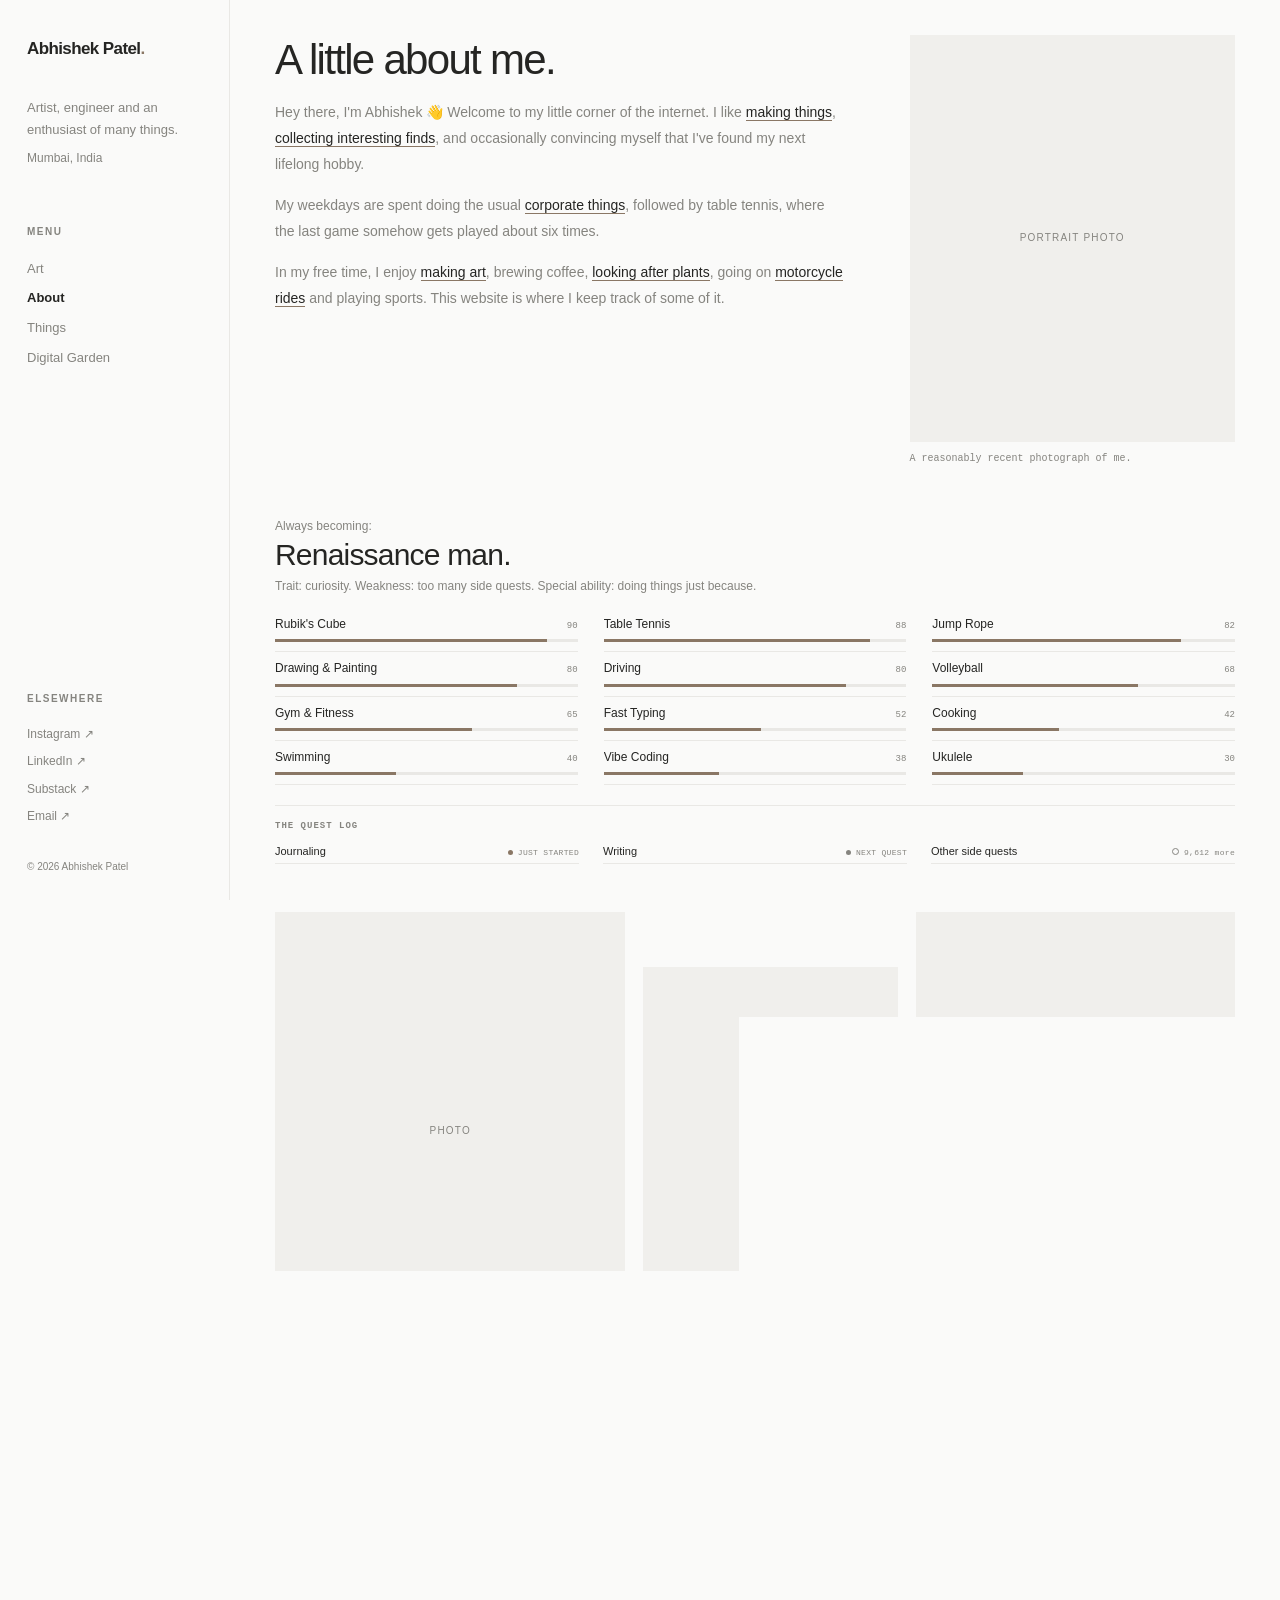
<file: about.html>
<!DOCTYPE html>
<html lang="en">
<head>
  <meta charset="UTF-8">
  <meta name="viewport" content="width=device-width, initial-scale=1.0">
  <meta name="description" content="A little about Abhishek Patel, an artist, engineer and enthusiast of many things.">
  <title>About | Abhishek Patel</title>
  <script>
    (() => {
      const theme = localStorage.getItem("site-theme");
      const hour = new Date().getHours();
      document.documentElement.dataset.theme =
        theme === "light" || theme === "dark"
          ? theme
          : hour >= 6 && hour < 18 ? "light" : "dark";
    })();
  </script>
  <link rel="stylesheet" href="./style.css">
</head>

<body>
  <button class="mobile-menu-button" id="menuButton" aria-label="Open navigation">
    <span></span><span></span><span></span>
  </button>

  <aside class="sidebar" id="sidebar">
    <div class="sidebar-top">
      <a href="index.html" class="site-name">Abhishek Patel<span>.</span></a>
      <button class="theme-toggle" type="button" data-theme-toggle aria-label="Switch to dark mode" aria-pressed="false">
        <svg class="theme-icon theme-sun" viewBox="0 0 24 24" aria-hidden="true">
          <circle cx="12" cy="12" r="4"></circle>
          <path d="M12 2v2m0 16v2M4.93 4.93l1.42 1.42m11.3 11.3 1.42 1.42M2 12h2m16 0h2M4.93 19.07l1.42-1.42m11.3-11.3 1.42-1.42"></path>
        </svg>
        <svg class="theme-icon theme-moon" viewBox="0 0 24 24" aria-hidden="true">
          <path d="M20.2 15.4A8.5 8.5 0 0 1 8.6 3.8 8.5 8.5 0 1 0 20.2 15.4Z"></path>
        </svg>
      </button>
      <button class="mobile-close" id="closeButton" aria-label="Close navigation">×</button>
    </div>

    <div class="sidebar-intro">
      <p>Artist, engineer and an enthusiast of many things.</p>
      <span class="location">Mumbai, India</span>
    </div>

    <nav class="navigation">
      <span class="nav-label">MENU</span>
      <a href="index.html" class="nav-link">Art</a>
      <a href="about.html" class="nav-link active">About</a>
      <a href="things.html" class="nav-link">Things</a>
      <a href="digital-garden.html" class="nav-link">Digital Garden</a>
    </nav>

    <div class="sidebar-bottom">
      <span class="nav-label">ELSEWHERE</span>
      <a href="https://www.instagram.com/abshk98/" target="_blank" rel="noopener noreferrer">Instagram ↗</a>
      <a href="https://www.linkedin.com/in/abshk98/" target="_blank" rel="noopener noreferrer">LinkedIn ↗</a>
      <a href="https://abshk.substack.com/" target="_blank" rel="noopener noreferrer">Substack ↗</a>
      <a href="mailto:abhishekpate9803@gmail.com">Email ↗</a>
      <p class="copyright">© 2026 Abhishek Patel</p>
    </div>
  </aside>

  <div class="sidebar-overlay" id="sidebarOverlay"></div>

  <main class="main-content">
    <div class="page-content about-page">
      <section class="about-intro">
        <div>
          <h1>A little about me.</h1>
          <p>
            Hey there, I'm Abhishek 👋 Welcome to my little corner of the internet.
            I like <a href="index.html">making things</a>,
            <a href="digital-garden.html">collecting interesting finds</a>,
            and occasionally convincing myself that I've found my next lifelong hobby.
          </p>
          <p>
            My weekdays are spent doing the usual
            <a href="#work">corporate things</a>, followed by table tennis, where the last game somehow gets played about six times.
          </p>
          <p>
            In my free time, I enjoy <a href="index.html">making art</a>,
            brewing coffee, <a href="things.html?filter=Plants">looking after plants</a>,
            going on <a href="things.html?filter=Automotive">motorcycle rides</a>
            and playing sports. This website is where I keep track of some of it.
          </p>
        </div>

        <div class="about-photo">
          <div class="photo-placeholder" role="img" aria-label="Portrait photo placeholder">Portrait photo</div>
          <div class="photo-caption">A reasonably recent photograph of me.</div>
        </div>
      </section>

      <section class="renaissance-section" id="renaissance">
        <p class="renaissance-lead">Always becoming:</p>
        <h2 class="renaissance-title">Renaissance man.</h2>
        <p class="renaissance-subtitle">Trait: curiosity. Weakness: too many side quests. Special ability: doing things just because.</p>

        <div class="renaissance-skills" aria-label="Skill inventory">
          <article class="renaissance-skill" tabindex="0">
            <div class="renaissance-skill-heading"><h3>Rubik's Cube</h3><span>90</span></div>
            <div class="renaissance-meter" role="meter" aria-label="Rubik's Cube" aria-valuemin="0" aria-valuemax="100" aria-valuenow="90"><span style="--skill-level: 90%"></span></div>
            <p class="renaissance-description">Got this figured out</p>
          </article>
          <article class="renaissance-skill" tabindex="0">
            <div class="renaissance-skill-heading"><h3>Table Tennis</h3><span>88</span></div>
            <div class="renaissance-meter" role="meter" aria-label="Table Tennis" aria-valuemin="0" aria-valuemax="100" aria-valuenow="88"><span style="--skill-level: 88%"></span></div>
            <p class="renaissance-description">Pretty comfortable</p>
          </article>
          <article class="renaissance-skill" tabindex="0">
            <div class="renaissance-skill-heading"><h3>Jump Rope</h3><span>82</span></div>
            <div class="renaissance-meter" role="meter" aria-label="Jump Rope" aria-valuemin="0" aria-valuemax="100" aria-valuenow="82"><span style="--skill-level: 82%"></span></div>
            <p class="renaissance-description">In my element</p>
          </article>
          <article class="renaissance-skill" tabindex="0">
            <div class="renaissance-skill-heading"><h3>Drawing &amp; Painting</h3><span>80</span></div>
            <div class="renaissance-meter" role="meter" aria-label="Drawing and Painting" aria-valuemin="0" aria-valuemax="100" aria-valuenow="80"><span style="--skill-level: 80%"></span></div>
            <p class="renaissance-description">Finding my groove</p>
          </article>
          <article class="renaissance-skill" tabindex="0">
            <div class="renaissance-skill-heading"><h3>Driving</h3><span>80</span></div>
            <div class="renaissance-meter" role="meter" aria-label="Driving" aria-valuemin="0" aria-valuemax="100" aria-valuenow="80"><span style="--skill-level: 80%"></span></div>
            <p class="renaissance-description">Quite enjoying this one</p>
          </article>
          <article class="renaissance-skill" tabindex="0">
            <div class="renaissance-skill-heading"><h3>Volleyball</h3><span>68</span></div>
            <div class="renaissance-meter" role="meter" aria-label="Volleyball" aria-valuemin="0" aria-valuemax="100" aria-valuenow="68"><span style="--skill-level: 68%"></span></div>
            <p class="renaissance-description">Still got it</p>
          </article>
          <article class="renaissance-skill" tabindex="0">
            <div class="renaissance-skill-heading"><h3>Gym &amp; Fitness</h3><span>65</span></div>
            <div class="renaissance-meter" role="meter" aria-label="Gym and Fitness" aria-valuemin="0" aria-valuemax="100" aria-valuenow="65"><span style="--skill-level: 65%"></span></div>
            <p class="renaissance-description">A work in progress</p>
          </article>
          <article class="renaissance-skill" tabindex="0">
            <div class="renaissance-skill-heading"><h3>Fast Typing</h3><span>52</span></div>
            <div class="renaissance-meter" role="meter" aria-label="Fast Typing" aria-valuemin="0" aria-valuemax="100" aria-valuenow="52"><span style="--skill-level: 52%"></span></div>
            <p class="renaissance-description">Could be faster</p>
          </article>
          <article class="renaissance-skill" tabindex="0">
            <div class="renaissance-skill-heading"><h3>Cooking</h3><span>42</span></div>
            <div class="renaissance-meter" role="meter" aria-label="Cooking" aria-valuemin="0" aria-valuemax="100" aria-valuenow="42"><span style="--skill-level: 42%"></span></div>
            <p class="renaissance-description">Decent enough</p>
          </article>
          <article class="renaissance-skill" tabindex="0">
            <div class="renaissance-skill-heading"><h3>Swimming</h3><span>40</span></div>
            <div class="renaissance-meter" role="meter" aria-label="Swimming" aria-valuemin="0" aria-valuemax="100" aria-valuenow="40"><span style="--skill-level: 40%"></span></div>
            <p class="renaissance-description">Getting there</p>
          </article>
          <article class="renaissance-skill" tabindex="0">
            <div class="renaissance-skill-heading"><h3>Vibe Coding</h3><span>38</span></div>
            <div class="renaissance-meter" role="meter" aria-label="Vibe Coding" aria-valuemin="0" aria-valuemax="100" aria-valuenow="38"><span style="--skill-level: 38%"></span></div>
            <p class="renaissance-description">Building things with AI and figuring out what's happening underneath</p>
          </article>
          <article class="renaissance-skill" tabindex="0">
            <div class="renaissance-skill-heading"><h3>Ukulele</h3><span>30</span></div>
            <div class="renaissance-meter" role="meter" aria-label="Ukulele" aria-valuemin="0" aria-valuemax="100" aria-valuenow="30"><span style="--skill-level: 30%"></span></div>
            <p class="renaissance-description">A few chords deep</p>
          </article>
        </div>

        <div class="renaissance-notes">
          <section class="quest-log">
            <h3>The Quest Log</h3>
            <ul>
              <li><span>Journaling</span><span class="quest-status is-started">JUST STARTED</span></li>
              <li><span>Writing</span><span class="quest-status is-next">NEXT QUEST</span></li>
              <li><span>Other side quests</span><span class="quest-status is-later"><span data-quest-count>1,247</span> more</span></li>
            </ul>
          </section>
        </div>
      </section>

      <section class="photo-grid">
        <figure>
          <div class="photo-placeholder" role="img" aria-label="Personal photo placeholder">Photo</div>
          <figcaption>Somewhere along the way.</figcaption>
        </figure>
        <figure>
          <div class="photo-placeholder" role="img" aria-label="Personal photo placeholder">Photo</div>
          <figcaption>Collected moments.</figcaption>
        </figure>
        <figure>
          <div class="photo-placeholder" role="img" aria-label="Personal photo placeholder">Photo</div>
          <figcaption>Outside the usual routine.</figcaption>
        </figure>
      </section>

      <section class="about-section timeline-section" id="work">
        <h2>The boring stuff</h2>
        <p class="section-subtitle">College-to-corporate story.</p>
        <div class="timeline">
          <article class="timeline-item">
            <span class="timeline-date">2023–Present</span>
            <div class="timeline-content">
              <h3>UPL</h3>
              <p>Trying to make chemistry look profitable in 10 slides or less.</p>
            </div>
          </article>
          <article class="timeline-item">
            <span class="timeline-date">2021–23</span>
            <div class="timeline-content">
              <h3>IIT Kharagpur</h3>
              <p>Best chapter yet.</p>
            </div>
          </article>
          <article class="timeline-item">
            <span class="timeline-date">2016–20</span>
            <div class="timeline-content">
              <h3>NIT Surat</h3>
              <p>Couldn't get into IIT, so here we are. Played volleyball.</p>
            </div>
          </article>
        </div>
      </section>

      <section class="elsewhere">
        <div class="kicker">Elsewhere</div>
        <h2>Find me around the internet.</h2>
        <p>I share some of my work, thoughts and occasional observations in these corners of the internet.</p>
        <div class="about-links">
          <a href="https://www.instagram.com/abshk98/" target="_blank" rel="noopener noreferrer">Instagram ↗</a>
          <a href="https://www.linkedin.com/in/abshk98/" target="_blank" rel="noopener noreferrer">LinkedIn ↗</a>
          <a href="https://abshk.substack.com/" target="_blank" rel="noopener noreferrer">Substack ↗</a>
          <a href="mailto:abhishekpate9803@gmail.com">Email ↗</a>
        </div>
      </section>
    </div>
  </main>

  <script src="./script.js"></script>
</body>
</html>
</file>
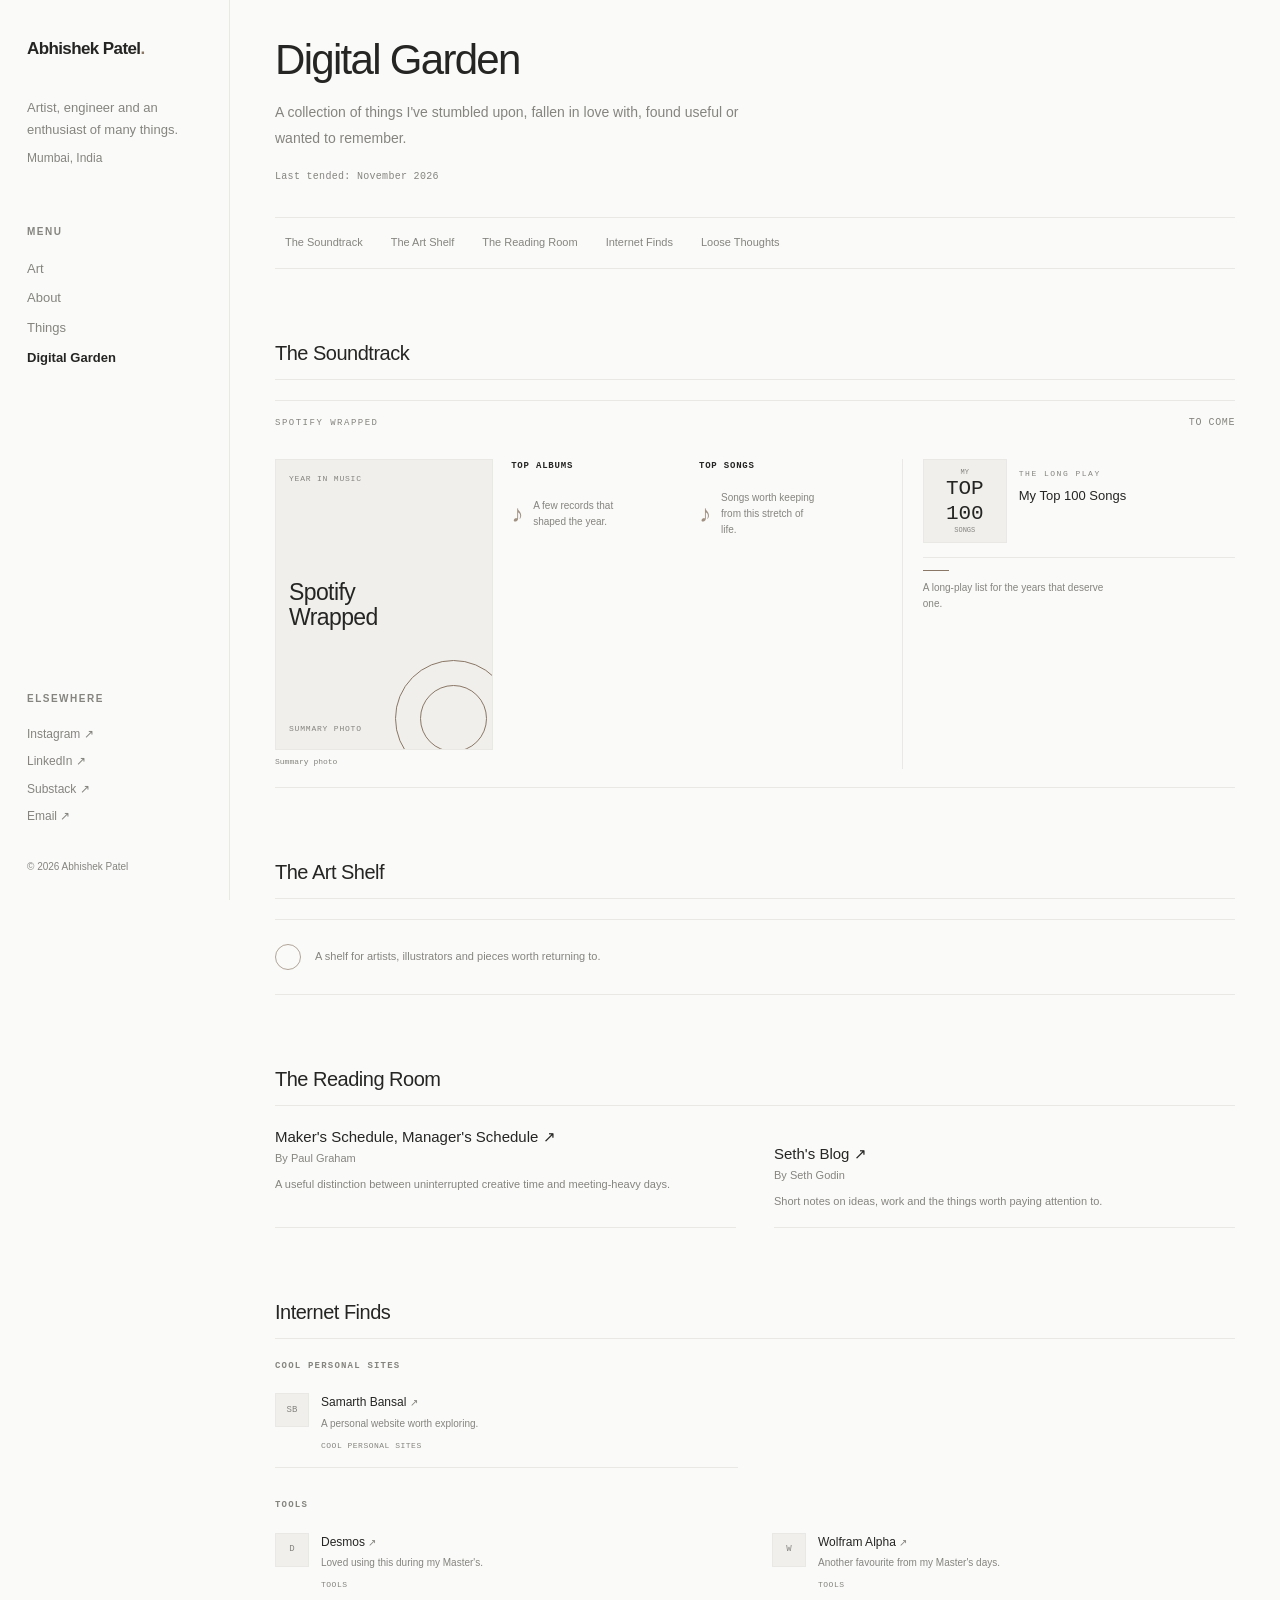
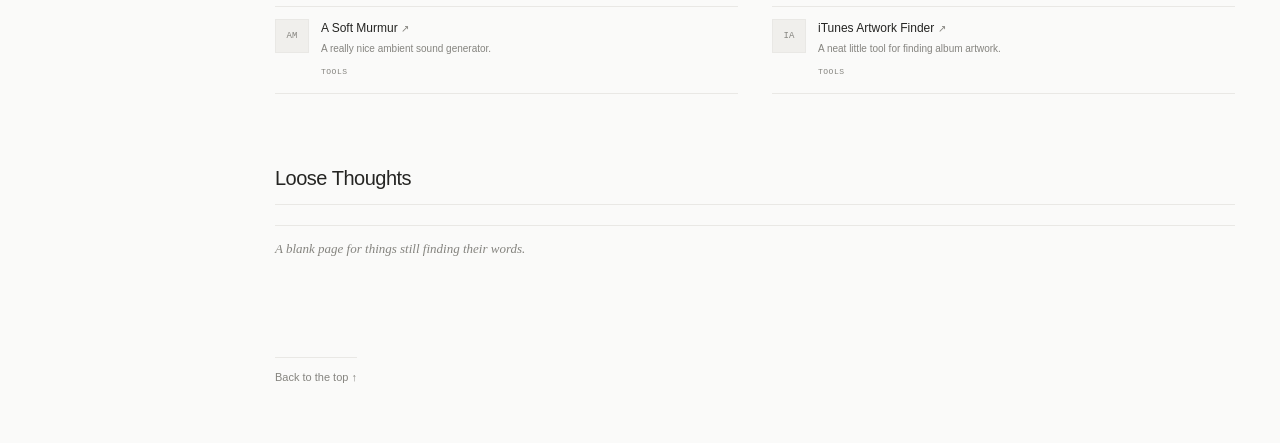
<file: digital-garden.html>
<!DOCTYPE html>
<html lang="en">
<head>
  <meta charset="UTF-8">
  <meta name="viewport" content="width=device-width, initial-scale=1.0">
  <meta name="description" content="A personal collection of music, art, reading and internet finds by Abhishek Patel.">
  <title>Digital Garden | Abhishek Patel</title>
  <script>
    (() => {
      const theme = localStorage.getItem("site-theme");
      const hour = new Date().getHours();
      document.documentElement.dataset.theme =
        theme === "light" || theme === "dark"
          ? theme
          : hour >= 6 && hour < 18 ? "light" : "dark";
    })();
  </script>
  <link rel="stylesheet" href="./style.css">
</head>

<body>
  <button class="mobile-menu-button" id="menuButton" aria-label="Open navigation">
    <span></span><span></span><span></span>
  </button>

  <aside class="sidebar" id="sidebar">
    <div class="sidebar-top">
      <a href="index.html" class="site-name">Abhishek Patel<span>.</span></a>
      <button class="theme-toggle" type="button" data-theme-toggle aria-label="Switch to dark mode" aria-pressed="false">
        <svg class="theme-icon theme-sun" viewBox="0 0 24 24" aria-hidden="true">
          <circle cx="12" cy="12" r="4"></circle>
          <path d="M12 2v2m0 16v2M4.93 4.93l1.42 1.42m11.3 11.3 1.42 1.42M2 12h2m16 0h2M4.93 19.07l1.42-1.42m11.3-11.3 1.42-1.42"></path>
        </svg>
        <svg class="theme-icon theme-moon" viewBox="0 0 24 24" aria-hidden="true">
          <path d="M20.2 15.4A8.5 8.5 0 0 1 8.6 3.8 8.5 8.5 0 1 0 20.2 15.4Z"></path>
        </svg>
      </button>
      <button class="mobile-close" id="closeButton" aria-label="Close navigation">×</button>
    </div>

    <div class="sidebar-intro">
      <p>Artist, engineer and an enthusiast of many things.</p>
      <span class="location">Mumbai, India</span>
    </div>

    <nav class="navigation">
      <span class="nav-label">MENU</span>
      <a href="index.html" class="nav-link">Art</a>
      <a href="about.html" class="nav-link">About</a>
      <a href="things.html" class="nav-link">Things</a>
      <a href="digital-garden.html" class="nav-link active" aria-current="page">Digital Garden</a>
    </nav>

    <div class="sidebar-bottom">
      <span class="nav-label">ELSEWHERE</span>
      <a href="https://www.instagram.com/abshk98/" target="_blank" rel="noopener noreferrer">Instagram ↗</a>
      <a href="https://www.linkedin.com/in/abshk98/" target="_blank" rel="noopener noreferrer">LinkedIn ↗</a>
      <a href="https://abshk.substack.com/" target="_blank" rel="noopener noreferrer">Substack ↗</a>
      <a href="mailto:abhishekpate9803@gmail.com">Email ↗</a>
      <p class="copyright">© 2026 Abhishek Patel</p>
    </div>
  </aside>

  <div class="sidebar-overlay" id="sidebarOverlay"></div>

  <main class="main-content">
    <div class="page-content garden-page" id="garden-top">
      <header class="garden-intro">
        <h1>Digital Garden</h1>
        <p>A collection of things I've stumbled upon, fallen in love with, found useful or wanted to remember.</p>
        <span class="garden-tended">Last tended: November 2026</span>
      </header>

      <nav class="garden-index" aria-label="Digital Garden collections">
        <a href="#soundtrack">The Soundtrack</a>
        <a href="#art-shelf">The Art Shelf</a>
        <a href="#reading-room">The Reading Room</a>
        <a href="#internet-finds">Internet Finds</a>
        <a href="#loose-thoughts">Loose Thoughts</a>
      </nav>

      <section class="garden-section" id="soundtrack">
        <div class="garden-section-heading">
          <h2>The Soundtrack</h2>
        </div>
        <div id="garden-soundtrack"></div>
      </section>

      <section class="garden-section" id="art-shelf">
        <div class="garden-section-heading">
          <h2>The Art Shelf</h2>
        </div>
        <div id="garden-art-shelf"></div>
      </section>

      <section class="garden-section" id="reading-room">
        <div class="garden-section-heading">
          <h2>The Reading Room</h2>
        </div>
        <div id="garden-reading-room"></div>
      </section>

      <section class="garden-section" id="internet-finds">
        <div class="garden-section-heading">
          <h2>Internet Finds</h2>
        </div>
        <div id="garden-internet-finds"></div>
      </section>

      <section class="garden-section" id="loose-thoughts">
        <div class="garden-section-heading">
          <h2>Loose Thoughts</h2>
        </div>
        <div id="garden-loose-thoughts"></div>
      </section>

      <a class="garden-back-top" href="#garden-top">Back to the top ↑</a>
    </div>
  </main>

  <div class="garden-lightbox" id="garden-lightbox" role="dialog" aria-modal="true" aria-label="Image viewer" aria-hidden="true" hidden>
    <button class="garden-lightbox-close" type="button" aria-label="Close image">×</button>
    <img alt="">
    <p class="garden-lightbox-caption"></p>
  </div>

  <script src="./script.js"></script>
  <script src="./digital-garden.js"></script>
</body>
</html>
</file>
<file: style.css>
:root {
  color-scheme: light;
  --background: #fafaf9;
  --surface: #f0efec;
  --card: #ffffff;
  --text: #252523;
  --secondary: #85847f;
  --muted: var(--secondary);
  --border: #e9e8e5;
  --line: var(--border);
  --accent: #8a7765;
  --sidebar-width: 230px;
  --content-width: 1000px;
}

:root[data-theme="dark"] {
  color-scheme: dark;
  --background: #191a18;
  --surface: #242521;
  --card: #20211e;
  --text: #efeee9;
  --secondary: #aaa9a1;
  --muted: var(--secondary);
  --border: #393a35;
  --line: var(--border);
  --accent: #b6a48a;
}

* {
  box-sizing: border-box;
  margin: 0;
  padding: 0;
}

html {
  scroll-behavior: smooth;
}

body {
  background: var(--background);
  color: var(--text);
  font-family: Inter, -apple-system, BlinkMacSystemFont, "Segoe UI", sans-serif;
  font-size: 15px;
  line-height: 1.6;
  -webkit-font-smoothing: antialiased;
  transition: background-color 0.3s ease, color 0.3s ease;
}

button,
input {
  font: inherit;
}

a {
  color: inherit;
  text-decoration: none;
}

.visually-hidden {
  position: absolute;
  width: 1px;
  height: 1px;
  padding: 0;
  overflow: hidden;
  clip: rect(0, 0, 0, 0);
  white-space: nowrap;
  border: 0;
}

/* Shared sidebar and navigation */

.sidebar {
  position: fixed;
  z-index: 20;
  inset: 0 auto 0 0;
  display: flex;
  flex-direction: column;
  width: var(--sidebar-width);
  padding: 35px 27px 25px;
  border-right: 1px solid var(--border);
  background: var(--background);
  transition: background-color 0.3s ease, border-color 0.3s ease;
}

.sidebar-top {
  display: flex;
  align-items: center;
  justify-content: space-between;
}

.site-name {
  font-size: 17px;
  font-weight: 600;
  letter-spacing: -0.6px;
}

.site-name span {
  color: var(--accent);
}

.sidebar-intro {
  margin-top: 34px;
  color: var(--secondary);
  font-size: 13px;
  line-height: 1.7;
}

.location {
  display: block;
  margin-top: 7px;
  color: var(--secondary);
  font-size: 12px;
}

.navigation,
.sidebar-bottom {
  display: flex;
  flex-direction: column;
  align-items: flex-start;
}

.navigation {
  gap: 9px;
  margin-top: 55px;
}

.nav-label {
  margin-bottom: 10px;
  color: var(--secondary);
  font-size: 10px;
  font-weight: 600;
  letter-spacing: 1.5px;
}

.nav-link {
  color: var(--secondary);
  font-size: 13px;
  transition: color 0.2s ease;
}

.nav-link:hover,
.nav-link.active {
  color: var(--text);
}

.nav-link.active {
  font-weight: 600;
}

.sidebar-bottom {
  gap: 8px;
  margin-top: auto;
}

.sidebar-bottom a {
  color: var(--secondary);
  font-size: 12px;
  transition: color 0.2s ease;
}

.sidebar-bottom a:hover {
  color: var(--text);
}

.copyright {
  margin-top: 25px;
  color: var(--secondary);
  font-size: 10px;
}

.theme-toggle {
  position: relative;
  display: grid;
  place-items: center;
  width: 28px;
  height: 28px;
  margin-right: 5px;
  padding: 0;
  border: 0;
  background: transparent;
  cursor: pointer;
  opacity: 0;
  pointer-events: none;
  transition: opacity 0.2s ease;
}

.sidebar-top:hover .theme-toggle,
.sidebar-top:focus-within .theme-toggle {
  opacity: 1;
  pointer-events: auto;
}

.theme-toggle:hover .theme-icon {
  transform: translate(-50%, -50%) scale(1.12);
}

.theme-toggle:focus-visible {
  outline: 2px solid var(--accent);
  outline-offset: 2px;
}

.theme-icon {
  position: absolute;
  top: 50%;
  left: 50%;
  width: 21px;
  height: 21px;
  fill: none;
  stroke-linecap: round;
  stroke-linejoin: round;
  stroke-width: 1.6;
  transform: translate(-50%, -50%);
  transition: opacity 0.25s ease, transform 0.25s ease;
}

.theme-moon {
  color: #a9c5ed;
  opacity: 0;
  stroke: currentColor;
  transform: translate(-50%, -50%) rotate(-80deg) scale(0.5);
}

.theme-sun {
  color: var(--text);
  stroke: currentColor;
}

:root[data-theme="dark"] .theme-sun {
  opacity: 0;
  transform: translate(-50%, -50%) rotate(80deg) scale(0.5);
}

:root[data-theme="dark"] .theme-moon {
  opacity: 1;
  transform: translate(-50%, -50%) rotate(0) scale(1);
}

.mobile-menu-button,
.mobile-close,
.sidebar-overlay {
  display: none;
}

.main-content {
  min-height: 100vh;
  margin-left: var(--sidebar-width);
  animation: page-enter 180ms ease-out both;
}

@keyframes page-enter {
  from {
    opacity: 0;
    transform: translateY(4px);
  }

  to {
    opacity: 1;
    transform: translateY(0);
  }
}

.page-content {
  width: min(var(--content-width), calc(100% - 90px));
  margin: 0 auto;
  padding: 35px 0 55px;
}

.intro {
  max-width: 600px;
  margin-bottom: 55px;
}

.intro h1 {
  font-size: clamp(32px, 4vw, 42px);
  font-weight: 500;
  letter-spacing: -1.7px;
  line-height: 1.2;
}

.intro p {
  max-width: 480px;
  margin-top: 15px;
  color: var(--secondary);
  font-size: 14px;
  line-height: 1.85;
}

.kicker {
  color: var(--secondary);
  font-family: "DM Mono", "SFMono-Regular", Consolas, monospace;
  font-size: 10px;
  letter-spacing: 1.5px;
  text-transform: uppercase;
}

/* Artwork gallery */

.gallery-heading {
  display: flex;
  align-items: center;
  justify-content: space-between;
  margin-bottom: 22px;
}

.gallery-heading h2 {
  font-size: 17px;
  font-weight: 500;
  letter-spacing: -0.3px;
}

.artwork-count {
  color: var(--secondary);
  font-size: 11px;
}

.filters {
  display: flex;
  align-items: center;
  flex-wrap: wrap;
  gap: 24px;
  margin-bottom: 28px;
  border-bottom: 1px solid var(--border);
}

.filter {
  position: relative;
  padding: 0 0 11px;
  border: 0;
  background: transparent;
  color: var(--secondary);
  font-size: 12px;
  cursor: pointer;
  transition: color 0.25s ease, text-shadow 0.25s ease;
}

.filter:hover,
.filter.active {
  color: var(--text);
}

.filter:hover {
  text-shadow: 0 0 12px rgba(138, 119, 101, 0.22);
}

.filter.active::after {
  position: absolute;
  right: 0;
  bottom: -1px;
  left: 0;
  height: 1px;
  background: var(--accent);
  content: "";
}

.artwork-grid {
  display: grid;
  grid-template-columns: repeat(4, minmax(0, 1fr));
  grid-auto-rows: 1px;
  grid-auto-flow: dense;
  column-gap: 22px;
  row-gap: 22px;
}

.artwork-card {
  display: block;
  width: 100%;
  animation: fadeIn 0.4s ease both;
}

.artwork-card.hidden {
  display: none;
}

@keyframes fadeIn {
  from {
    opacity: 0;
    transform: translateY(8px);
  }

  to {
    opacity: 1;
    transform: translateY(0);
  }
}

.artwork-open {
  position: relative;
  display: block;
  width: 100%;
  padding: 0;
  overflow: hidden;
  border: 0;
  background: var(--surface);
  cursor: zoom-in;
  text-align: left;
}

.artwork-open:focus {
  outline: none;
}

.artwork-open:focus-visible {
  outline: 1px solid var(--accent);
  outline-offset: 3px;
}

.artwork-open img {
  display: block;
  width: 100%;
  height: auto;
}

.artwork-placeholder {
  position: absolute;
  inset: 0;
  display: none;
  align-items: center;
  justify-content: center;
  background: var(--surface);
  color: var(--secondary);
  font-size: 11px;
  letter-spacing: 1.5px;
}

.artwork-placeholder span {
  padding: 9px 13px;
  border: 1px solid var(--border);
}

.artwork-open.image-missing .artwork-placeholder {
  display: flex;
  aspect-ratio: 4 / 5;
}

.artwork-overlay {
  position: absolute;
  z-index: 2;
  inset: 0;
  display: flex;
  flex-direction: column;
  align-items: flex-start;
  justify-content: flex-end;
  padding: 18px;
  background: rgba(0, 0, 0, 0.42);
  color: white;
  opacity: 0;
}

@media (hover: hover) {
  .artwork-open:hover .artwork-overlay {
    opacity: 1;
  }
}

.artwork-name {
  font-size: 13px;
  font-weight: 500;
}

.artwork-note {
  margin-top: 3px;
  color: rgba(255, 255, 255, 0.8);
  font-size: 11px;
}

.empty-message {
  padding: 50px 0;
  color: var(--secondary);
  font-size: 13px;
}

.lightbox {
  position: fixed;
  z-index: 100;
  inset: 0;
  display: flex;
  align-items: center;
  justify-content: center;
  padding: 45px;
  background: var(--background);
  opacity: 0;
  visibility: hidden;
  transition: opacity 0.25s ease, visibility 0.25s ease;
}

.lightbox.open {
  opacity: 1;
  visibility: visible;
}

.lightbox img {
  display: block;
  max-width: min(90%, 1000px);
  max-height: 80vh;
  object-fit: contain;
  touch-action: pan-y;
}

.lightbox-close {
  position: absolute;
  top: 20px;
  right: 30px;
  border: 0;
  background: transparent;
  color: var(--text);
  font-size: 34px;
  font-weight: 300;
  cursor: pointer;
}

.lightbox-caption {
  position: absolute;
  bottom: 25px;
  left: 50%;
  display: flex;
  flex-direction: column;
  align-items: center;
  gap: 4px;
  color: var(--text);
  font-size: 12px;
  transform: translateX(-50%);
}

.lightbox-note {
  color: var(--secondary);
  font-size: 11px;
}

/* About page */

.about-page {
  max-width: 1050px;
  padding-bottom: 85px;
}

.about-intro {
  display: grid;
  grid-template-columns: 1.4fr 0.8fr;
  align-items: start;
  gap: 65px;
  margin-bottom: 50px;
}

.about-intro h1 {
  font-size: clamp(32px, 4vw, 42px);
  font-weight: 500;
  letter-spacing: -1.7px;
  line-height: 1.2;
}

.about-intro p {
  margin: 15px 0 0;
  color: var(--secondary);
  font-size: 14px;
  line-height: 1.85;
}

.about-intro a,
.about-links a {
  border-bottom: 1px solid var(--border);
  transition: color 0.25s ease, border-color 0.25s ease, text-shadow 0.25s ease;
}

.about-intro a {
  border-color: var(--accent);
  color: var(--text);
}

.about-intro a:focus-visible {
  outline: 1px solid var(--accent);
  outline-offset: 3px;
}

.about-intro a:hover,
.about-links a:hover {
  border-color: var(--accent);
  color: var(--accent);
  text-shadow: 0 0 12px rgba(138, 119, 101, 0.2);
}

.about-photo .photo-placeholder {
  width: 100%;
  aspect-ratio: 4 / 5;
}

.photo-placeholder {
  display: flex;
  align-items: center;
  justify-content: center;
  background: var(--surface);
  color: var(--secondary);
  font-size: 10px;
  letter-spacing: 1.2px;
  text-transform: uppercase;
}

.photo-caption,
.photo-grid figcaption {
  margin-top: 9px;
  color: var(--secondary);
  font-family: "DM Mono", "SFMono-Regular", Consolas, monospace;
  font-size: 10px;
}

.about-section {
  margin-bottom: 75px;
}

.renaissance-section {
  margin-bottom: 48px;
}

.renaissance-lead {
  margin-bottom: 1px;
  color: var(--secondary);
  font-size: 12px;
  line-height: 1.5;
}

.renaissance-title {
  margin-bottom: 4px;
  font-size: clamp(24px, 3vw, 30px);
  font-weight: 400;
  letter-spacing: -0.8px;
  line-height: 1.25;
}

.renaissance-subtitle {
  margin-bottom: 12px;
  color: var(--secondary);
  font-size: 12px;
  line-height: 1.55;
}

.renaissance-skills {
  display: grid;
  grid-template-columns: repeat(3, minmax(0, 1fr));
  column-gap: 26px;
}

.renaissance-skill {
  position: relative;
  min-width: 0;
  padding: 8px 0 9px;
  border-bottom: 1px solid var(--border);
}

.renaissance-skill:focus-visible {
  outline: 1px solid var(--accent);
  outline-offset: 3px;
}

.renaissance-skill-heading {
  display: flex;
  align-items: baseline;
  justify-content: space-between;
  gap: 8px;
}

.renaissance-skill-heading h3 {
  overflow: hidden;
  font-size: 12px;
  font-weight: 500;
  line-height: 1.35;
  text-overflow: ellipsis;
  white-space: nowrap;
}

.renaissance-skill-heading span {
  flex: 0 0 auto;
  color: var(--secondary);
  font-family: "DM Mono", "SFMono-Regular", Consolas, monospace;
  font-size: 9px;
}

.renaissance-meter {
  height: 3px;
  margin-top: 6px;
  overflow: hidden;
  background: var(--border);
}

.renaissance-meter span {
  display: block;
  width: 0;
  height: 100%;
  background: var(--accent);
  transition: width 0.75s ease;
}

.renaissance-section.is-visible .renaissance-meter span {
  width: var(--skill-level);
}

.renaissance-description {
  position: absolute;
  z-index: 3;
  top: calc(100% - 4px);
  left: 0;
  width: max-content;
  max-width: min(320px, 100%);
  padding: 3px 6px;
  background: var(--background);
  color: var(--secondary);
  font-size: 10px;
  line-height: 1.45;
  opacity: 0;
  pointer-events: none;
  transform: translateY(-2px);
  transition: opacity 0.18s ease, transform 0.18s ease, visibility 0.18s ease;
  visibility: hidden;
}

.renaissance-skill:hover .renaissance-description,
.renaissance-skill:focus .renaissance-description {
  opacity: 1;
  transform: translateY(0);
  visibility: visible;
}

.renaissance-notes {
  margin-top: 20px;
  padding-top: 13px;
  border-top: 1px solid var(--border);
}

.renaissance-notes h3 {
  margin-bottom: 7px;
  color: var(--secondary);
  font-family: "DM Mono", "SFMono-Regular", Consolas, monospace;
  font-size: 9px;
  font-weight: 600;
  letter-spacing: 1px;
  text-transform: uppercase;
}

.renaissance-notes ul {
  list-style: none;
}

.quest-log ul {
  display: grid;
  grid-template-columns: repeat(3, minmax(0, 1fr));
  gap: 0 24px;
}

.quest-log li {
  display: flex;
  align-items: baseline;
  justify-content: space-between;
  gap: 8px;
  padding: 3px 0;
  border-bottom: 1px solid var(--border);
  font-size: 11px;
  line-height: 1.45;
}

.quest-status {
  flex: 0 0 auto;
  color: var(--secondary);
  font-family: "DM Mono", "SFMono-Regular", Consolas, monospace;
  font-size: 8px;
  letter-spacing: 0.3px;
  white-space: nowrap;
}

.quest-status::before {
  display: inline-block;
  width: 5px;
  height: 5px;
  margin-right: 5px;
  border-radius: 50%;
  background: var(--accent);
  content: "";
}

.quest-status.is-next::before {
  background: var(--secondary);
}

.quest-status.is-later::before {
  border: 1px solid var(--secondary);
  background: transparent;
}

.achievements p + p {
  margin-top: 4px;
}

.achievements span {
  color: var(--text);
  font-family: "DM Mono", "SFMono-Regular", Consolas, monospace;
  font-size: 8px;
  letter-spacing: 0.3px;
  text-transform: uppercase;
}

.achievements .is-unlocked::before {
  display: inline-block;
  width: 5px;
  height: 5px;
  margin-right: 4px;
  border-radius: 50%;
  background: var(--accent);
  content: "";
}

.achievements .is-pending::before {
  display: inline-block;
  width: 5px;
  height: 5px;
  margin-right: 4px;
  border: 1px solid var(--secondary);
  border-radius: 50%;
  content: "";
}

.kicker {
  margin-bottom: 14px;
}

.about-section h2,
.elsewhere h2 {
  margin: 0 0 19px;
  font-size: clamp(26px, 3.5vw, 36px);
  font-weight: 400;
  letter-spacing: -1px;
}

.timeline-section h2 {
  margin-bottom: 5px;
}

.section-subtitle {
  margin-bottom: 18px;
  color: var(--secondary);
  font-size: 13px;
  line-height: 1.6;
}

.photo-grid {
  display: grid;
  grid-template-columns: 1.1fr 0.8fr 1fr;
  align-items: start;
  gap: 18px;
  margin: 75px 0 85px;
}

.photo-grid figure {
  margin: 0;
}

.photo-grid figure:nth-child(2) {
  margin-top: 55px;
}

.photo-grid .photo-placeholder {
  width: 100%;
  background: var(--surface);
}

.photo-grid figure:nth-child(1) .photo-placeholder,
.photo-grid figure:nth-child(3) .photo-placeholder {
  aspect-ratio: 4 / 5;
}

.photo-grid figure:nth-child(2) .photo-placeholder {
  aspect-ratio: 3 / 4;
}

.renaissance-section + .photo-grid {
  margin-top: 38px;
}

.timeline {
  border-top: 1px solid var(--border);
}

.timeline-item {
  display: grid;
  grid-template-columns: 125px minmax(0, 1fr);
  align-items: baseline;
  gap: 18px;
  padding: 10px 0;
  border-bottom: 1px solid var(--border);
}

.timeline-date {
  color: var(--secondary);
  font-family: "DM Mono", "SFMono-Regular", Consolas, monospace;
  font-size: 11px;
  white-space: nowrap;
}

.timeline-content {
  display: flex;
  align-items: baseline;
  gap: 12px;
  min-width: 0;
}

.timeline-content h3 {
  flex: 0 0 auto;
  margin: 0;
  font-size: 13px;
  font-weight: 600;
}

.timeline-content p {
  max-width: none;
  margin: 0;
  color: var(--secondary);
  font-size: 12px;
  line-height: 1.55;
}

.elsewhere {
  max-width: 650px;
}

.elsewhere h2 {
  margin-bottom: 16px;
}

.elsewhere p {
  color: var(--secondary);
  font-size: 14px;
  line-height: 1.9;
}

.about-links {
  display: flex;
  flex-wrap: wrap;
  gap: 22px;
  margin-top: 22px;
}

.about-links a {
  padding-bottom: 4px;
  font-size: 13px;
}

/* Things page */

.things-page .intro {
  margin-bottom: 55px;
}

.things-toolbar {
  display: flex;
  align-items: center;
  justify-content: space-between;
  gap: 18px;
  padding: 13px 0;
  border-top: 1px solid var(--border);
  border-bottom: 1px solid var(--border);
}

.thing-status-filters,
.thing-categories {
  display: flex;
  flex-wrap: wrap;
  gap: 9px;
}

.thing-status-filters .filter {
  padding: 5px 0;
}

.thing-search {
  width: min(230px, 100%);
  padding: 9px 13px;
  border: 1px solid var(--border);
  border-radius: 2px;
  outline: none;
  background: var(--card);
  color: var(--text);
  font-size: 12px;
}

.thing-search:focus {
  border-color: var(--accent);
}

.thing-categories {
  gap: 8px;
  margin-top: 14px;
}

.category-filter {
  padding: 5px 10px;
  border: 1px solid var(--border);
  border-radius: 30px;
}

.category-filter.active {
  border-color: var(--text);
}

.category-filter.active::after {
  content: none;
}

.things-section .gallery-heading {
  margin-top: 38px;
}

.things-grid {
  display: grid;
  grid-template-columns: repeat(3, minmax(0, 1fr));
  align-items: start;
  gap: 30px 22px;
}

.thing-card {
  min-width: 0;
}

.thing-image {
  position: relative;
  display: flex;
  align-items: center;
  justify-content: center;
  aspect-ratio: 4 / 3;
  overflow: hidden;
  background: var(--surface);
}

.thing-image-link {
  display: flex;
  align-items: center;
  justify-content: center;
  width: 100%;
  height: 100%;
}

.thing-image img {
  display: block;
  width: 100%;
  height: 100%;
  padding: 18px;
  object-fit: contain;
}

.thing-placeholder {
  color: var(--secondary);
  font-family: Georgia, serif;
  font-size: 42px;
}

.thing-badge {
  position: absolute;
  z-index: 3;
  top: 11px;
  left: 11px;
  padding: 5px 9px;
  background: var(--card);
  color: var(--text);
  font-size: 9px;
  letter-spacing: 1px;
  text-transform: uppercase;
}

.thing-info {
  padding: 13px 2px 6px;
}

.thing-category {
  color: var(--secondary);
  font-size: 9px;
  letter-spacing: 1.4px;
  text-transform: uppercase;
}

.thing-name {
  margin-top: 5px;
  font-size: 14px;
  font-weight: 500;
  line-height: 1.45;
  transition: color 0.25s ease;
}

.thing-card:hover .thing-name {
  color: var(--accent);
}

.thing-link {
  display: inline-block;
  margin-top: 9px;
  padding-bottom: 3px;
  border-bottom: 1px solid var(--border);
  color: var(--accent);
  font-size: 11px;
}

.thing-link:hover {
  border-color: var(--accent);
  text-shadow: 0 0 12px rgba(138, 119, 101, 0.2);
}

.thing-empty {
  grid-column: 1 / -1;
  padding: 50px 0;
  color: var(--secondary);
  font-family: Georgia, serif;
  font-size: 18px;
  text-align: center;
}

/* Digital garden */

.garden-intro {
  max-width: 600px;
  margin-bottom: 32px;
}

.garden-intro h1 {
  font-size: clamp(32px, 4vw, 42px);
  font-weight: 500;
  letter-spacing: -1.7px;
  line-height: 1.2;
}

.garden-intro > p {
  max-width: 480px;
  margin-top: 15px;
  color: var(--secondary);
  font-size: 14px;
  line-height: 1.85;
}

.garden-tended {
  display: block;
  margin-top: 17px;
  color: var(--secondary);
  font-family: "DM Mono", "SFMono-Regular", Consolas, monospace;
  font-size: 10px;
  letter-spacing: 0.3px;
}

.garden-index {
  position: sticky;
  z-index: 8;
  top: 0;
  display: flex;
  align-items: center;
  flex-wrap: wrap;
  gap: 5px 8px;
  padding: 8px 0;
  background: var(--background);
  border-top: 1px solid var(--border);
  border-bottom: 1px solid var(--border);
}

.garden-index a,
.garden-back-top {
  color: var(--secondary);
  font-size: 11px;
  transition: color 0.2s ease;
}

.garden-index a {
  padding: 7px 9px;
  border: 1px solid transparent;
}

.garden-index a:hover,
.garden-back-top:hover {
  color: var(--text);
}

.garden-index a[aria-current="location"] {
  border-color: var(--border);
  color: var(--text);
}

.garden-section {
  margin-top: 68px;
  scroll-margin-top: 88px;
}

.garden-section-heading {
  margin-bottom: 20px;
  padding-bottom: 10px;
  border-bottom: 1px solid var(--border);
}

.garden-section-heading h2 {
  font-size: 20px;
  font-weight: 400;
  letter-spacing: -0.5px;
}

.wrapped-years {
  display: grid;
  gap: 30px;
}

.wrapped-year {
  padding: 14px 0 18px;
  border-top: 1px solid var(--border);
  border-bottom: 1px solid var(--border);
}

.wrapped-year-heading {
  display: flex;
  align-items: baseline;
  justify-content: space-between;
  gap: 12px;
  margin-bottom: 15px;
}

.wrapped-year-heading .kicker {
  font-size: 9px;
}

.wrapped-year-label {
  color: var(--secondary);
  font-family: "DM Mono", "SFMono-Regular", Consolas, monospace;
  font-size: 10px;
  letter-spacing: 0.6px;
}

.wrapped-feature {
  display: grid;
  grid-template-columns: minmax(0, 1.8fr) minmax(230px, 1fr);
  gap: 27px;
}

.wrapped-recap {
  display: grid;
  grid-template-columns: minmax(130px, 0.75fr) minmax(0, 1.25fr);
  align-items: start;
  gap: 18px;
}

.wrapped-summary {
  min-width: 0;
}

.wrapped-summary .garden-image-button,
.wrapped-summary-placeholder {
  aspect-ratio: 3 / 4;
  border: 1px solid var(--border);
}

.wrapped-summary-placeholder {
  position: relative;
  display: flex;
  flex-direction: column;
  justify-content: space-between;
  overflow: hidden;
  padding: 13px;
  background: var(--surface);
}

.wrapped-summary-placeholder::before,
.wrapped-summary-placeholder::after {
  position: absolute;
  right: -20px;
  bottom: -28px;
  width: 115px;
  height: 115px;
  border: 1px solid var(--accent);
  border-radius: 50%;
  content: "";
}

.wrapped-summary-placeholder::after {
  right: 5px;
  bottom: -3px;
  width: 65px;
  height: 65px;
}

.wrapped-summary-placeholder > * {
  position: relative;
  z-index: 1;
}

.wrapped-summary-placeholder span,
.wrapped-summary-placeholder small {
  color: var(--secondary);
  font-family: "DM Mono", "SFMono-Regular", Consolas, monospace;
  font-size: 8px;
  letter-spacing: 0.8px;
}

.wrapped-summary-placeholder strong {
  font-size: clamp(16px, 2vw, 23px);
  font-weight: 400;
  letter-spacing: -0.6px;
  line-height: 1.05;
}

.wrapped-summary figcaption {
  margin-top: 6px;
  color: var(--secondary);
  font-family: "DM Mono", "SFMono-Regular", Consolas, monospace;
  font-size: 8px;
}

.wrapped-rankings {
  display: grid;
  grid-template-columns: repeat(2, minmax(0, 1fr));
  gap: 12px;
}

.wrapped-rank-group h3,
.garden-on-repeat > h3 {
  margin-bottom: 8px;
  font-family: "DM Mono", "SFMono-Regular", Consolas, monospace;
  font-size: 9px;
  font-weight: 600;
  letter-spacing: 0.8px;
  text-transform: uppercase;
}

.wrapped-rank-group ol,
.top100-track-preview,
.top100-more ol {
  list-style: none;
}

.wrapped-rank-group li {
  display: grid;
  grid-template-columns: 15px 28px minmax(0, 1fr);
  align-items: center;
  gap: 6px;
  padding: 5px 0;
  border-bottom: 1px solid var(--border);
}

.wrapped-rank-number {
  color: var(--secondary);
  font-family: "DM Mono", "SFMono-Regular", Consolas, monospace;
  font-size: 8px;
}

.wrapped-list-image,
.wrapped-rank-art {
  display: grid;
  place-items: center;
  width: 28px;
  height: 28px;
  overflow: hidden;
  border: 1px solid var(--border);
  background: var(--surface);
}

.wrapped-list-image {
  padding: 0;
  cursor: zoom-in;
}

.wrapped-list-image img {
  display: block;
  width: 100%;
  height: 100%;
  object-fit: cover;
}

.wrapped-rank-art {
  color: var(--secondary);
  font-size: 12px;
}

.wrapped-rank-art.is-album::after {
  content: "A";
}

.wrapped-rank-art.is-song::after {
  content: "S";
}

.wrapped-rank-copy {
  display: block;
  min-width: 0;
}

.wrapped-rank-copy strong,
.wrapped-rank-copy small {
  display: block;
  overflow: hidden;
  text-overflow: ellipsis;
  white-space: nowrap;
}

.wrapped-rank-copy strong {
  font-size: 10px;
  font-weight: 500;
}

.wrapped-rank-copy small {
  color: var(--secondary);
  font-size: 9px;
}

.wrapped-list-empty {
  display: flex;
  min-height: 64px;
  align-items: center;
  gap: 10px;
  color: var(--secondary);
}

.wrapped-empty-mark {
  color: var(--accent);
  font-family: Georgia, serif;
  font-size: 24px;
  line-height: 1;
  opacity: 0.8;
}

.wrapped-list-empty p {
  max-width: 17ch;
  font-size: 10px;
  line-height: 1.6;
}

.wrapped-list-empty p {
  margin-top: 0;
}

.top100-empty {
  padding-top: 12px;
  border-top: 1px solid var(--border);
}

.top100-empty::before {
  display: block;
  width: 26px;
  margin-bottom: 9px;
  border-top: 1px solid var(--accent);
  content: "";
}

.top100-empty p {
  max-width: 34ch;
}

.wrapped-top100 {
  min-width: 0;
  padding-left: 20px;
  border-left: 1px solid var(--border);
}

.top100-heading {
  display: grid;
  grid-template-columns: 84px minmax(0, 1fr);
  align-items: start;
  gap: 12px;
}

.top100-heading .wrapped-list-image {
  width: 84px;
  height: 84px;
}

.top100-cover {
  display: flex;
  aspect-ratio: 1;
  flex-direction: column;
  align-items: center;
  justify-content: center;
  border: 1px solid var(--border);
  background: var(--surface);
  color: var(--secondary);
  font-family: "DM Mono", "SFMono-Regular", Consolas, monospace;
  font-size: 7px;
  line-height: 1.2;
}

.top100-cover strong {
  color: var(--text);
  font-size: 21px;
  font-weight: 500;
}

.top100-heading .kicker {
  font-size: 8px;
}

.top100-heading h3 {
  margin-top: 4px;
  font-size: 13px;
  font-weight: 500;
  line-height: 1.35;
}

.top100-link {
  display: inline-block;
  margin-top: 5px;
  color: var(--accent);
  font-size: 9px;
}

.top100-empty,
.top100-pending {
  margin-top: 14px;
  color: var(--secondary);
  font-size: 10px;
  line-height: 1.6;
}

.top100-track-preview {
  margin-top: 13px;
}

.top100-track-preview li,
.top100-more li {
  display: grid;
  grid-template-columns: 20px minmax(0, 1fr);
  gap: 7px;
  padding: 5px 0;
  border-bottom: 1px solid var(--border);
  font-size: 10px;
}

.top100-track-preview li > span,
.top100-more li > span {
  color: var(--secondary);
  font-family: "DM Mono", "SFMono-Regular", Consolas, monospace;
}

.top100-track-preview li > strong,
.top100-more li > strong {
  font-weight: 500;
}

.top100-track-preview li > small,
.top100-more li > small {
  grid-column: 2;
  color: var(--secondary);
  font-size: 8px;
}

.top100-more {
  margin-top: 10px;
}

.top100-more summary {
  color: var(--secondary);
  font-size: 9px;
  cursor: pointer;
}

.top100-more ol {
  margin-top: 7px;
}

.garden-on-repeat {
  margin-top: 30px;
}

.garden-soundtrack-grid {
  display: grid;
  grid-template-columns: repeat(auto-fill, minmax(175px, 1fr));
  align-items: start;
  gap: 20px;
}

.garden-favourite {
  min-width: 0;
}

.garden-image-button,
.garden-cover-placeholder,
.garden-art-placeholder {
  display: block;
  width: 100%;
  aspect-ratio: 1;
  overflow: hidden;
  border: 0;
  background: var(--surface);
}

.garden-image-button {
  padding: 0;
  cursor: zoom-in;
}

.garden-image-button img {
  display: block;
  width: 100%;
  height: 100%;
  object-fit: cover;
  transition: opacity 0.2s ease;
}

.garden-image-button:hover img {
  opacity: 0.88;
}

.garden-cover-placeholder,
.garden-art-placeholder {
  display: flex;
  align-items: flex-end;
  padding: 14px;
  color: var(--secondary);
  font-family: Georgia, serif;
  font-size: 14px;
}

.garden-sound-copy h3,
.garden-favourite-caption h3,
.garden-art-entry h3 {
  margin-top: 5px;
  font-size: 13px;
  font-weight: 500;
  line-height: 1.45;
}

.garden-favourite-caption {
  display: flex;
  align-items: baseline;
  justify-content: space-between;
  flex-wrap: wrap;
  gap: 0 8px;
}

.garden-byline,
.garden-year,
.garden-art-note {
  color: var(--secondary);
  font-size: 10px;
  line-height: 1.55;
}

.garden-favourite-caption > p {
  flex: 0 0 100%;
  margin-top: 5px;
}

.garden-soundtrack-note {
  margin-top: 18px;
}

.garden-empty-note {
  display: flex;
  min-height: 76px;
  align-items: center;
  gap: 14px;
  border-top: 1px solid var(--border);
  border-bottom: 1px solid var(--border);
  color: var(--secondary);
  font-size: 11px;
}

.garden-empty-note::before {
  width: 24px;
  height: 24px;
  flex: 0 0 24px;
  border: 1px solid var(--accent);
  border-radius: 50%;
  content: "";
  opacity: 0.65;
}

.garden-art-grid {
  display: grid;
  grid-template-columns: repeat(auto-fill, minmax(170px, 1fr));
  align-items: start;
  gap: 24px 18px;
}

.garden-art-entry {
  min-width: 0;
}

.garden-art-entry figcaption {
  padding: 10px 1px 0;
}

.garden-art-entry h3 {
  margin: 0 0 3px;
}

.garden-art-entry figcaption a:hover,
.reading-entry h3 a:hover,
.loose-link:hover {
  color: var(--accent);
}

.garden-art-note {
  margin-top: 5px;
}

.reading-list {
  display: grid;
  grid-template-columns: repeat(2, minmax(0, 1fr));
  column-gap: 38px;
}

.reading-entry {
  min-width: 0;
  padding: 17px 0;
  border-bottom: 1px solid var(--border);
}

.reading-entry:first-child {
  padding-top: 0;
}

.reading-entry h3 {
  font-size: 15px;
  font-weight: 500;
  line-height: 1.5;
}

.reading-entry h3 a {
  transition: color 0.2s ease;
}

.reading-author,
.reading-note {
  color: var(--secondary);
  font-size: 11px;
}

.reading-author {
  margin-top: 2px;
}

.reading-note {
  max-width: 520px;
  margin-top: 7px;
  line-height: 1.65;
}

.internet-group + .internet-group {
  margin-top: 30px;
}

.internet-group > h3 {
  margin-bottom: 8px;
  color: var(--secondary);
  font-family: "DM Mono", "SFMono-Regular", Consolas, monospace;
  font-size: 9px;
  font-weight: 600;
  letter-spacing: 1.2px;
  text-transform: uppercase;
}

.internet-list {
  display: grid;
  grid-template-columns: repeat(2, minmax(0, 1fr));
  column-gap: 34px;
}

.internet-entry {
  display: grid;
  grid-template-columns: 34px minmax(0, 1fr);
  align-items: start;
  gap: 12px;
  padding: 12px 0;
  border-bottom: 1px solid var(--border);
}

.internet-favicon {
  position: relative;
  display: grid;
  place-items: center;
  width: 34px;
  height: 34px;
  overflow: hidden;
  border: 1px solid var(--border);
  background: var(--surface);
  color: var(--secondary);
  font-family: "DM Mono", "SFMono-Regular", Consolas, monospace;
  font-size: 9px;
}

.internet-favicon img {
  position: absolute;
  inset: 0;
  width: 100%;
  height: 100%;
  padding: 6px;
  background: var(--surface);
  object-fit: contain;
}

.internet-copy {
  display: block;
  min-width: 0;
}

.internet-name {
  display: block;
  font-size: 12px;
  font-weight: 500;
  transition: color 0.2s ease;
}

.internet-name > span {
  color: var(--secondary);
  font-size: 10px;
}

.internet-entry:hover .internet-name {
  color: var(--accent);
}

.internet-note {
  display: block;
  margin-top: 3px;
  color: var(--secondary);
  font-size: 10px;
  line-height: 1.55;
}

.garden-tag {
  display: inline-block;
  margin-top: 6px;
  color: var(--secondary);
  font-family: "DM Mono", "SFMono-Regular", Consolas, monospace;
  font-size: 8px;
  letter-spacing: 0.5px;
  text-transform: uppercase;
}

.loose-grid {
  display: grid;
  grid-template-columns: repeat(2, minmax(0, 1fr));
  align-items: start;
  gap: 22px;
}

.loose-entry {
  min-width: 0;
  padding: 16px 0;
  border-top: 1px solid var(--border);
}

.loose-entry .garden-image-button {
  margin-bottom: 12px;
}

.loose-date {
  color: var(--secondary);
  font-family: "DM Mono", "SFMono-Regular", Consolas, monospace;
  font-size: 9px;
}

.loose-entry h3 {
  margin-top: 5px;
  font-size: 14px;
  font-weight: 500;
}

.loose-entry > p {
  margin-top: 5px;
  color: var(--secondary);
  font-size: 11px;
  line-height: 1.7;
}

.loose-link {
  display: inline-block;
  margin-top: 8px;
  color: var(--secondary);
  font-size: 10px;
  transition: color 0.2s ease;
}

.loose-paper {
  min-height: 72px;
  padding: 13px 0;
  border-top: 1px solid var(--border);
  color: var(--secondary);
  font-family: Georgia, serif;
  font-size: 13px;
  font-style: italic;
}

.garden-back-top {
  display: inline-block;
  margin-top: 60px;
  padding-top: 11px;
  border-top: 1px solid var(--border);
}

.garden-lightbox[hidden] {
  display: none;
}

.garden-lightbox {
  position: fixed;
  z-index: 50;
  inset: 0;
  display: flex;
  align-items: center;
  justify-content: center;
  flex-direction: column;
  gap: 14px;
  padding: 50px 24px 24px;
  background: var(--background);
}

.garden-lightbox > img {
  max-width: min(100%, 1100px);
  max-height: 78vh;
  object-fit: contain;
}

.garden-lightbox-caption {
  color: var(--secondary);
  font-size: 11px;
}

.garden-lightbox-close {
  position: absolute;
  top: 20px;
  right: 24px;
  width: 40px;
  height: 40px;
  border: 1px solid var(--border);
  background: var(--background);
  color: var(--text);
  font-size: 25px;
  cursor: pointer;
}

/* Responsive layout */

@media (max-width: 1050px) {
  :root {
    --content-width: 850px;
  }

  .things-grid {
    grid-template-columns: repeat(2, minmax(0, 1fr));
  }
}

@media (max-width: 900px) {
  .artwork-grid {
    grid-template-columns: repeat(2, minmax(0, 1fr));
  }
}

@media (max-width: 760px) {
  .sidebar {
    width: 270px;
    padding-top: 35px;
    transform: translateX(-100%);
    transition: transform 0.3s ease, background-color 0.3s ease;
    box-shadow: 10px 0 35px rgba(0, 0, 0, 0.08);
  }

  .sidebar.mobile-open {
    transform: translateX(0);
  }

  .mobile-menu-button {
    position: fixed;
    z-index: 15;
    top: 15px;
    left: 17px;
    display: flex;
    flex-direction: column;
    justify-content: center;
    gap: 5px;
    width: 34px;
    height: 34px;
    padding: 8px;
    border: 1px solid var(--border);
    border-radius: 3px;
    background: var(--background);
    cursor: pointer;
  }

  .mobile-menu-button span {
    display: block;
    width: 16px;
    height: 1px;
    background: var(--text);
  }

  .mobile-close {
    display: block;
    border: 0;
    background: transparent;
    color: var(--secondary);
    font-size: 25px;
    cursor: pointer;
  }

  .sidebar-overlay {
    position: fixed;
    z-index: 19;
    inset: 0;
    background: rgba(0, 0, 0, 0.3);
  }

  .sidebar-overlay.visible {
    display: block;
  }

  .main-content {
    margin-left: 0;
  }

  .page-content {
    width: calc(100% - 40px);
    padding-top: 66px;
  }

  .garden-section {
    margin-top: 54px;
  }

  .wrapped-feature {
    grid-template-columns: 1fr;
    gap: 20px;
  }

  .wrapped-top100 {
    padding: 16px 0 0;
    border-top: 1px solid var(--border);
    border-left: 0;
  }

  .garden-index {
    top: 48px;
    gap: 9px 16px;
  }

  .garden-section {
    scroll-margin-top: 180px;
  }

  .reading-list,
  .internet-list {
    grid-template-columns: 1fr;
  }

  .intro {
    margin-bottom: 45px;
  }

  .intro h1,
  .about-intro h1 {
    font-size: 34px;
  }

  .artwork-grid {
    column-gap: 14px;
  }

  .artwork-grid {
    row-gap: 14px;
  }

  .artwork-overlay {
    padding: 10px;
  }

  .artwork-name {
    font-size: 11px;
  }

  .artwork-note {
    font-size: 10px;
  }

  .about-intro {
    grid-template-columns: 1fr;
    gap: 28px;
    margin-bottom: 40px;
  }

  .renaissance-skills {
    grid-template-columns: repeat(2, minmax(0, 1fr));
    column-gap: 20px;
  }

  .about-photo {
    max-width: 320px;
  }

  .photo-grid {
    gap: 10px;
    margin: 55px 0 70px;
  }

  .renaissance-section + .photo-grid {
    margin-top: 30px;
  }

  .photo-grid figure:nth-child(2) {
    margin-top: 35px;
  }

  .timeline-item {
    grid-template-columns: 1fr;
    gap: 3px;
    padding: 9px 0;
  }

  .timeline-content {
    flex-wrap: wrap;
    gap: 2px 9px;
  }

  .about-section {
    margin-bottom: 65px;
  }

  .things-toolbar {
    align-items: stretch;
    flex-direction: column;
    gap: 12px;
  }

  .thing-search {
    width: 100%;
  }
}

@media (max-width: 480px) {
  .renaissance-skills,
  .quest-log ul {
    grid-template-columns: 1fr;
  }

  .garden-section {
    margin-top: 44px;
  }

  .garden-section-heading h2 {
    font-size: 18px;
  }

  .wrapped-recap {
    grid-template-columns: minmax(100px, 0.7fr) minmax(0, 1.3fr);
    gap: 12px;
  }

  .wrapped-rankings {
    grid-template-columns: 1fr;
    gap: 12px;
  }

  .wrapped-summary .garden-image-button,
  .wrapped-summary-placeholder {
    aspect-ratio: 4 / 5;
  }

  .garden-soundtrack-grid,
  .garden-art-grid {
    grid-template-columns: repeat(2, minmax(0, 1fr));
    gap: 16px 12px;
  }

  .wrapped-summary-placeholder {
    padding: 10px;
  }

  .loose-grid {
    grid-template-columns: 1fr;
  }

  .garden-lightbox-close {
    top: 14px;
    right: 14px;
  }

  .photo-grid {
    grid-template-columns: repeat(2, minmax(0, 1fr));
  }

  .photo-grid figure:nth-child(3) {
    display: none;
  }

}

@media (max-width: 420px) {
  .things-grid {
    grid-template-columns: repeat(2, minmax(0, 1fr));
    gap: 20px 13px;
  }

  .thing-image {
    aspect-ratio: 1;
  }

  .thing-image img {
    padding: 10px;
  }

  .thing-name {
    font-size: 13px;
  }

  .lightbox {
    padding: 20px;
  }

  .lightbox img {
    max-width: 100%;
  }
}

@media (hover: none) {
  .theme-toggle {
    opacity: 1;
    pointer-events: auto;
  }

  .renaissance-description {
    position: static;
    width: auto;
    max-width: none;
    margin-top: 4px;
    padding: 0;
    opacity: 1;
    transform: none;
    visibility: visible;
  }
}

@media (prefers-reduced-motion: reduce) {
  *,
  *::before,
  *::after {
    scroll-behavior: auto !important;
    animation-duration: 0.01ms !important;
    animation-iteration-count: 1 !important;
    transition-duration: 0.01ms !important;
  }
}
</file>
